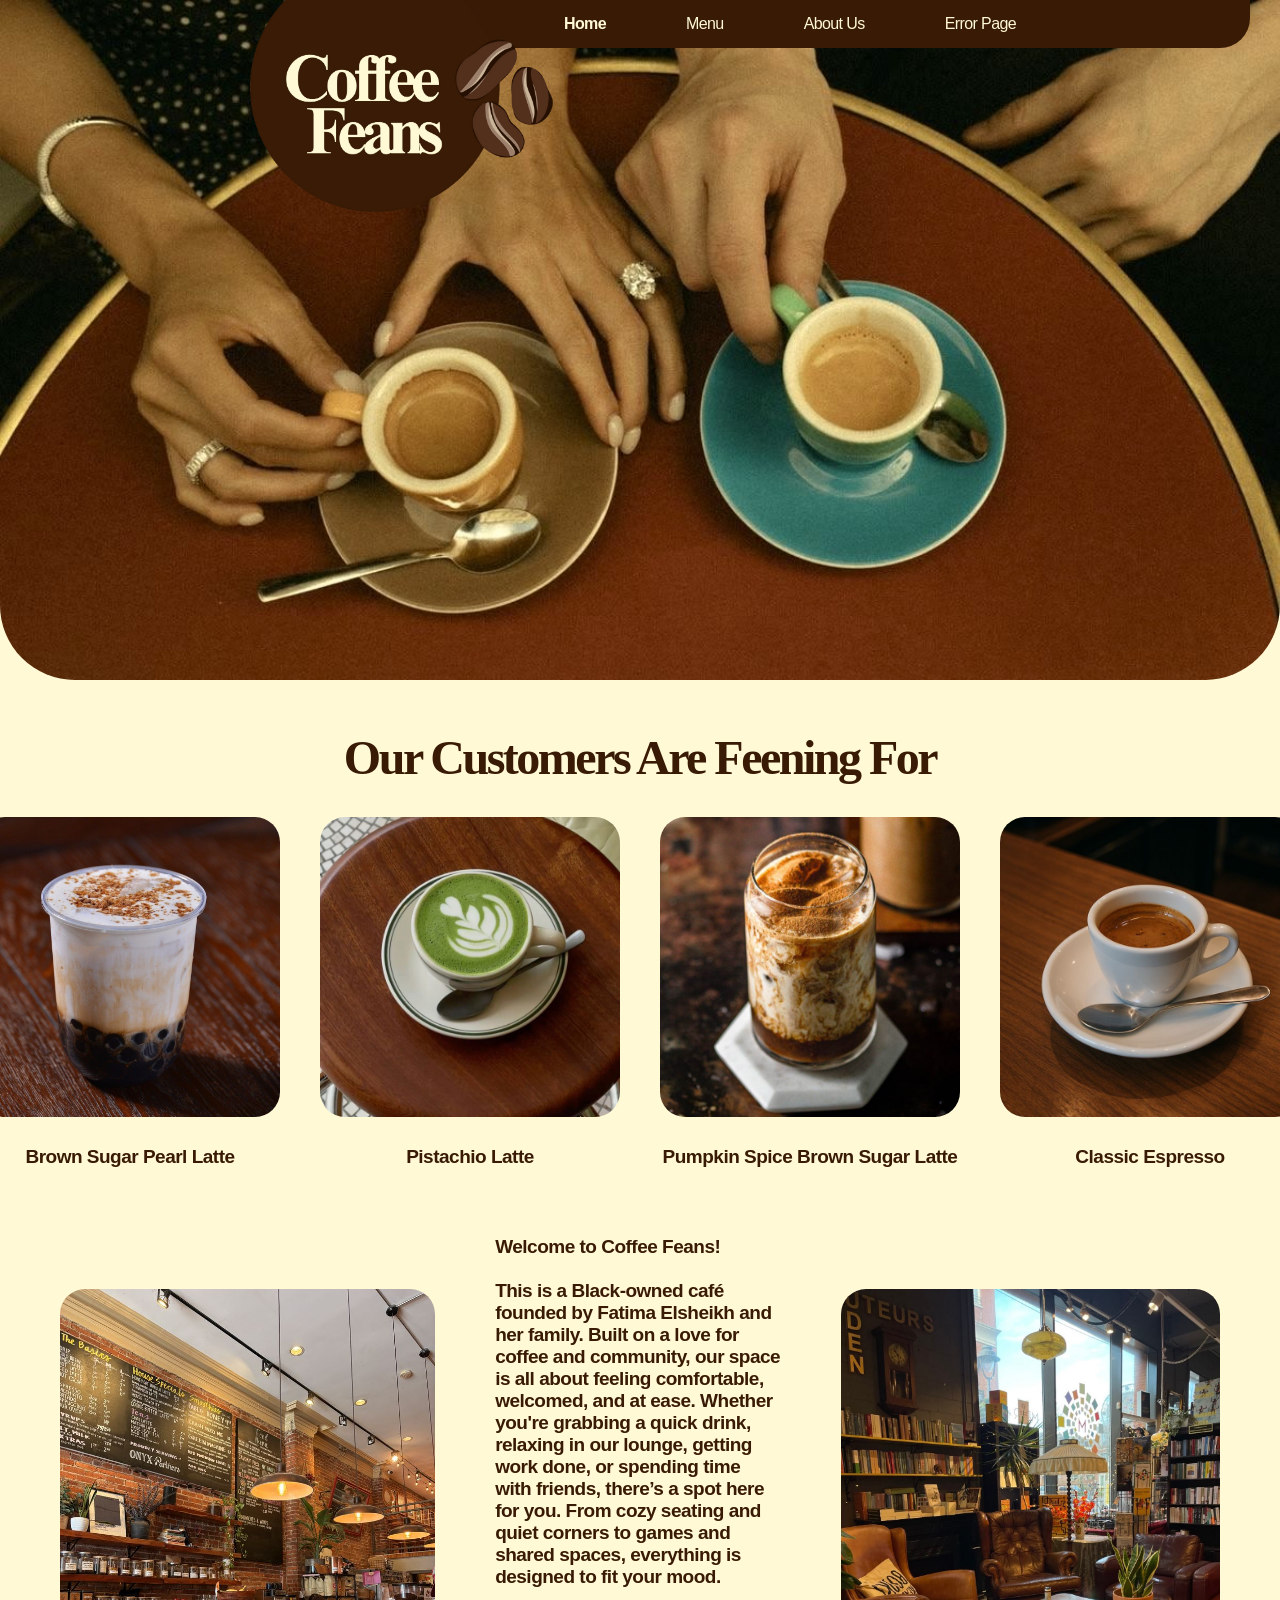
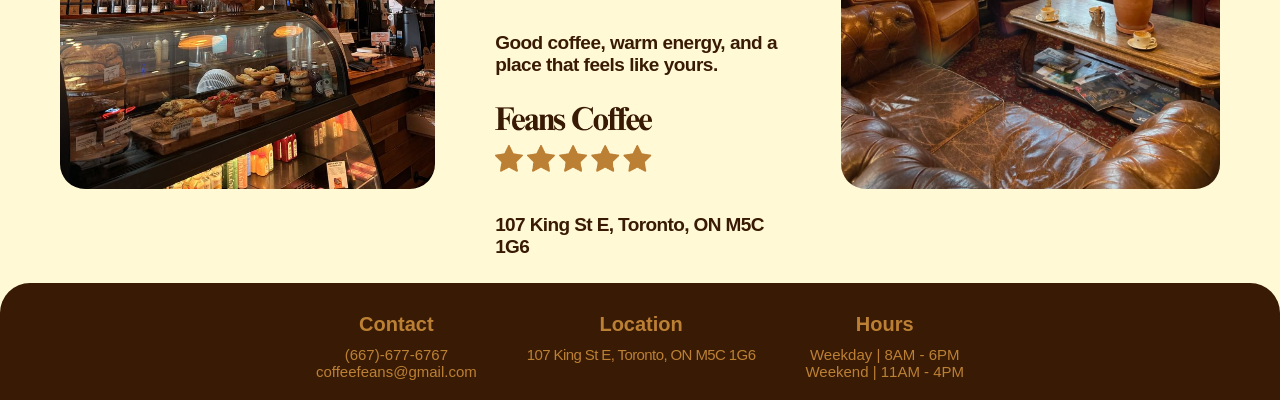
<file: index.html>
<!DOCTYPE html>
<html lang="en">
	<head>
		<title>Coffee Feans</title>
		<meta charset = "utf-8">
		<meta name="viewport" content="width=device-width, initial-scale=1">
		<link rel="stylesheet" type = "text/css" href = "webstyle.css">
		<link rel="icon" href="favicon.png" type="image/png">
		<body>
			<img src="homepage-photo.jpg" alt="Homepage Photo" class="homephoto">
		</body>
		
	</head>
	<body>
		<nav>
			<ul>
				<li><a class="active" href="index.html">Home</a></li>
				<li><a href="menu.html">Menu</a></li>
				<li><a href="about.html">About Us</a></li>
				<li><a href="404.html">Error Page</a></li>
			</ul>
		</nav>

		<a href="index.html">
			<img src="coffee-feans-logo.png" alt="Logo" class="logo-photo">
		</a>

		<h1>Our Customers Are Feening For</h1>

		<div class="menu-container">
			<div class="home-menu-item">
				<a href="menu.html">
					<img src="bubble.jpg" alt="Bubble Tea Pearl Latte" class="home-menu-photo">
					<h4> Brown Sugar Pearl Latte</h4>
				</a>
			</div>
			<div class="home-menu-item">
				<a href="menu.html">
					<img src="latte.jpg" alt="Pistachio Latte" class="home-menu-photo">
					<h4> Pistachio Latte</h4>
				</a>
			</div>
			<div class="home-menu-item">
				<a href="menu.html">
					<img src="ice-latte.jpg" alt="Pumpkin Spice Brown Sugar Iced Latte" class="home-menu-photo">
					<h4> Pumpkin Spice Brown Sugar Latte</h4>
				</a>
			</div>
			<div class="home-menu-item">
				<a href="menu.html">
					<img src="espresso.jpg" alt="Classic Espresso" class="home-menu-photo">
					<h4> Classic Espresso</h4>
				</a>
			</div>	
		</div>

		<br>

		<div class="about-container">
			<div class="home-about-item">
				<img src="front-store.jpg" alt="Front Store" class="home-about-photo">
			</div>

			<div class="home-about-item">
				<h4> Welcome to <strong>Coffee Feans!</strong><br><br>

				This is a Black-owned café founded by Fatima Elsheikh and her family. Built on a love for coffee and community, our space is all about feeling comfortable, welcomed, and at ease.

				Whether you're grabbing a quick drink, relaxing in our lounge, getting work done, or spending time with friends, there’s a spot here for you. From cozy seating and quiet corners to games and shared spaces, everything is designed to fit your mood.
				<br><br><br>
				<strong>Good coffee, warm energy, and a place that feels like yours.</strong></h4>
				<img src="name-stars.png" alt="Logo and 5 Star Rating" class="rating-stars-photo">
				<h4><a href="https://maps.app.goo.gl/WXuZN6bQfszK57dS8" target="_blank">107 King St E, Toronto, ON M5C 1G6</a></h4>
			</div>



			<div class="home-about-item">
				<img src="nook-store.jpg" alt="Nook Area in Store" class="home-about-photo">
			</div>
		</div>

		<div class="footer">
			<ul>
				<li>
					<strong>Contact</strong>
					<ul>
						<li>(667)-677-6767<br>
						coffeefeans@gmail.com</li>
					</ul>
				</li>

				<li>
					<strong>Location</strong>
					<ul>
						<li><a href="https://maps.app.goo.gl/WXuZN6bQfszK57dS8" target="_blank">107 King St E, Toronto, ON M5C 1G6</a></li>
					</ul>
				</li>


				<li>
					<strong>Hours</strong>
					<ul>
						<li>Weekday | 8AM - 6PM
						<br>Weekend | 11AM - 4PM</li>
					</ul>
				</li>
			</ul>
		</div>	
	</body>
</html>
</file>
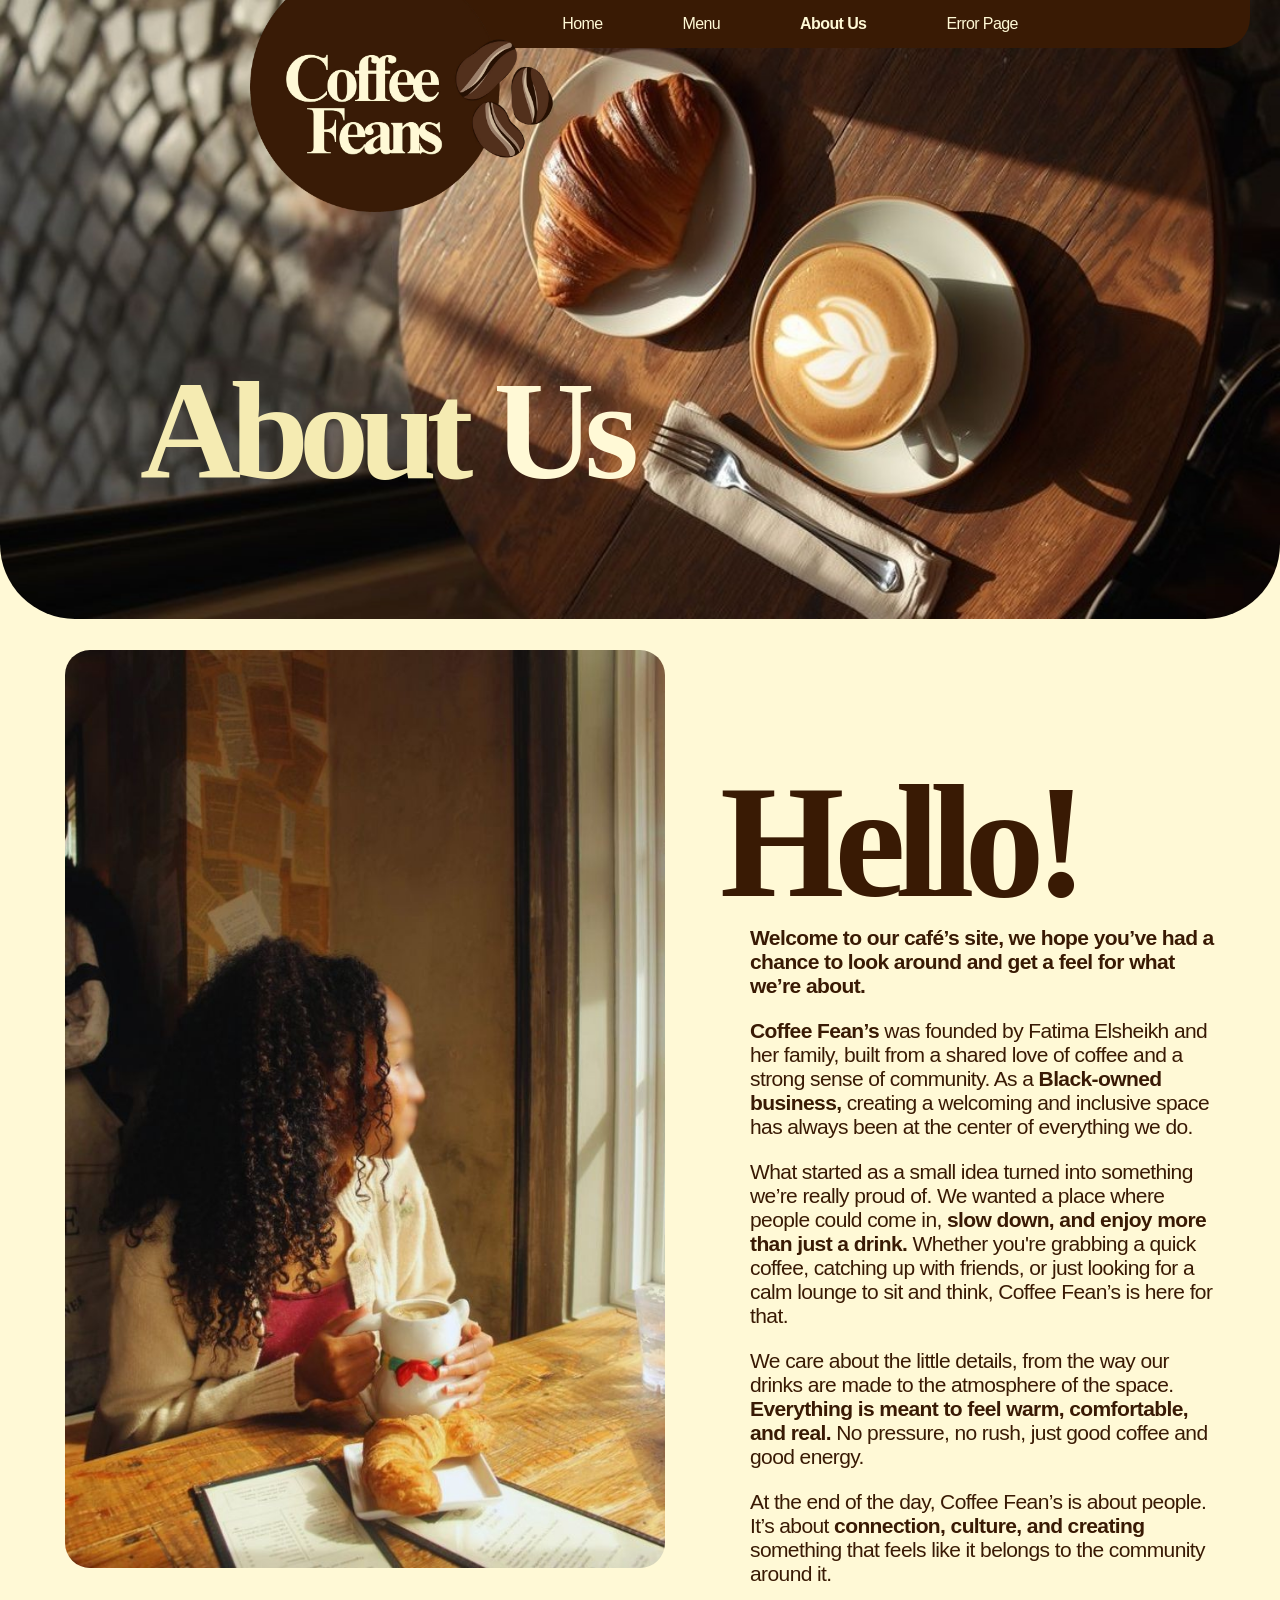
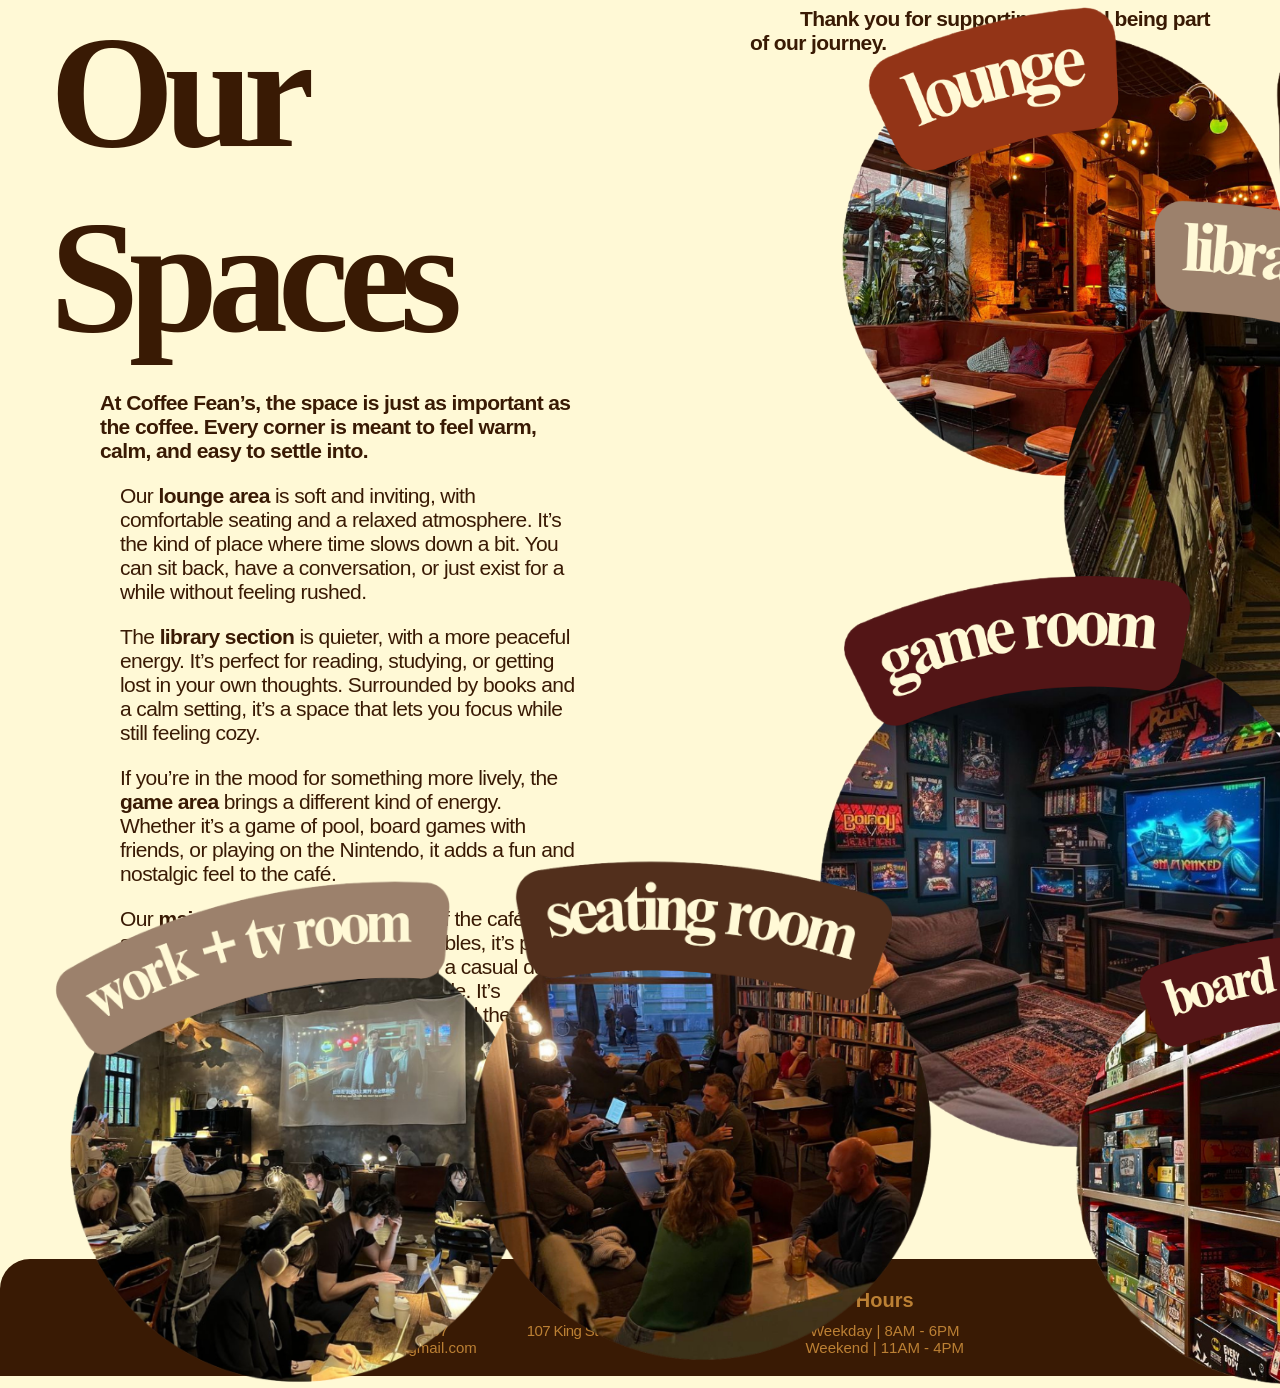
<file: about.html>
<!DOCTYPE html>
<html lang="en">
	<head>
		<title>About Us</title>
		<meta charset = "utf-8">
		<meta name="viewport" content="width=device-width, initial-scale=1">
		<link rel="stylesheet" type = "text/css" href = "webstyle.css">
		<body>
			<img src="about-us-photo.jpg" alt="Homepage Photo" class="homephoto">
		</body>
	</head>
	<body>
		<nav>
			<ul>
				<li><a href="index.html">Home</a></li>
				<li><a href="menu.html">Menu</a></li>
				<li><a class="active" href="about.html">About Us</a></li>
				<li><a href="404.html">Error Page</a></li>
			</ul>
		</nav>

		<a href="index.html">
			<img src="coffee-feans-logo.png" alt="Logo" class="logo-photo">
		</a>

		<div class="about-us-container">
			<div class="about-header">About</div>
			<div class="us-header">Us</div>
		</div>

		<img src="girl-photo.jpg" alt="Girl Photo" class="girl-photo">

		<div class="hello-container">
			<div class="hello-header">Hello!</div>
			<div class="hello-text">
			<p><strong>Welcome to our café’s site, we hope you’ve had a chance to look around and get a feel for what we’re about.</strong></p>

			<p><strong>Coffee Fean’s</strong> was founded by Fatima Elsheikh and her family, built from a shared love of coffee and a strong sense of community. As a <strong>Black-owned business,</strong> creating a welcoming and inclusive space has always been at the center of everything we do.</p>

			<p>What started as a small idea turned into something we’re really proud of. We wanted a place where people could come in, <strong>slow down, and enjoy more than just a drink.</strong> Whether you're grabbing a quick coffee, catching up with friends, or just looking for a calm lounge to sit and think, Coffee Fean’s is here for that.</p>

			<p>We care about the little details, from the way our drinks are made to the atmosphere of the space. <strong>Everything is meant to feel warm, comfortable, and real.</strong> No pressure, no rush, just good coffee and good energy.</p>

			<p>At the end of the day, Coffee Fean’s is about people. It’s about <strong>connection, culture, and creating</strong> something that feels like it belongs to the community around it.</p>

            <p style="text-indent: 50px;"><strong>Thank you for supporting us and being part of our journey.</strong></p>
          </div>
		</div>


		<img src="spaces-right-photos.png" alt="Our spaces" class="spaces-right-photos">
		
		<div class="space-container">
			<div class="space-header">Our Spaces</div>
			<div class="space-text">
			<p><strong>At Coffee Fean’s, the space is just as important as the coffee. Every corner is meant to feel warm, calm, and easy to settle into.</strong></p>

			<p style="margin-left: 70px;">Our <strong>lounge area</strong> is soft and inviting, with comfortable seating and a relaxed atmosphere. It’s the kind of place where time slows down a bit. You can sit back, have a conversation, or just exist for a while without feeling rushed.</p>

			<p style="margin-left: 70px;">The <strong>library section</strong> is quieter, with a more peaceful energy. It’s perfect for reading, studying, or getting lost in your own thoughts. Surrounded by books and a calm setting, it’s a space that lets you focus while still feeling cozy.</p>

			<p style="margin-left: 70px;">If you’re in the mood for something more lively, the <strong>game area</strong> brings a different kind of energy. Whether it’s a game of pool, board games with friends, or playing on the Nintendo, it adds a fun and nostalgic feel to the café.</p>

			<p style="margin-left: 70px;">Our <strong>main seating area</strong> is the heart of the café. With soft lighting and cozy 2 to 4 person tables, it’s perfect for catching up with friends, going on a casual date, or just sitting with your coffee for a while. It’s comfortable without feeling crowded, and there’s always a spot that feels just right.</p>

			<p style="margin-left: 70px;">We also have a <strong>TV and work section</strong> for when you want a different kind of vibe. You can sit back and watch something in a relaxed setting, or bring your laptop and get work done without feeling out of place. It’s a space that balances focus and comfort, so you can stay productive while still enjoying the atmosphere.</p>

            <p style="margin-left: 50px;"><strong>Every part of Coffee Fean’s was created with intention. It’s a place where you can choose your mood, find your corner, and feel at home.</strong></p>
          </div>
		</div>

		<img src="spaces-bottom-photos.png" alt="Our spaces" class="spaces-bottom-photos">


		<div class="footerabout">
			<ul>
				<li>
					<strong>Contact</strong>
					<ul>
						<li>(667)-677-6767<br>
						coffeefeans@gmail.com</li>
					</ul>
				</li>

				<li>
					<strong>Location</strong>
					<ul>
						<li><a href="https://maps.app.goo.gl/WXuZN6bQfszK57dS8" target="_blank">107 King St E, Toronto, ON M5C 1G6</a></li>
					</ul>
				</li>


				<li>
					<strong>Hours</strong>
					<ul>
						<li>Weekday | 8AM - 6PM
						<br>Weekend | 11AM - 4PM</li>
					</ul>
				</li>
			</ul>
		</div>	

	</body>
</file>
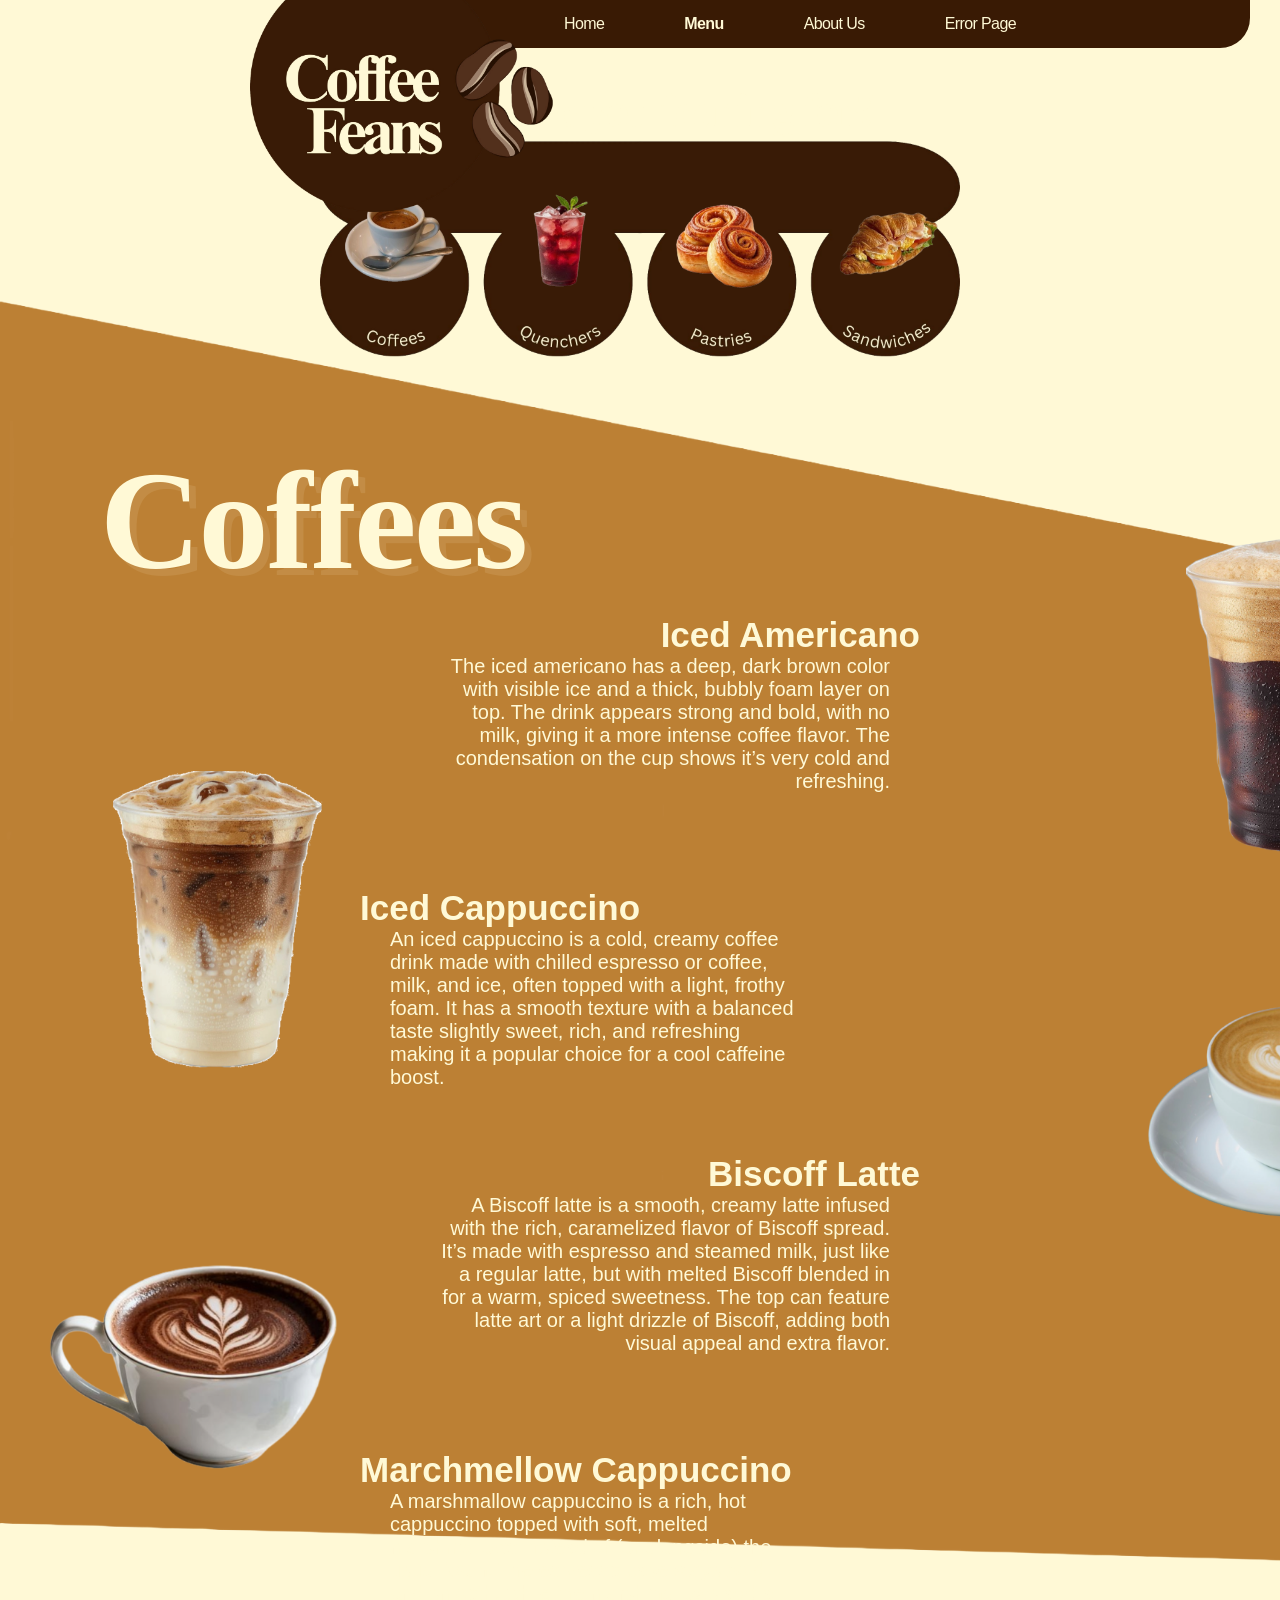
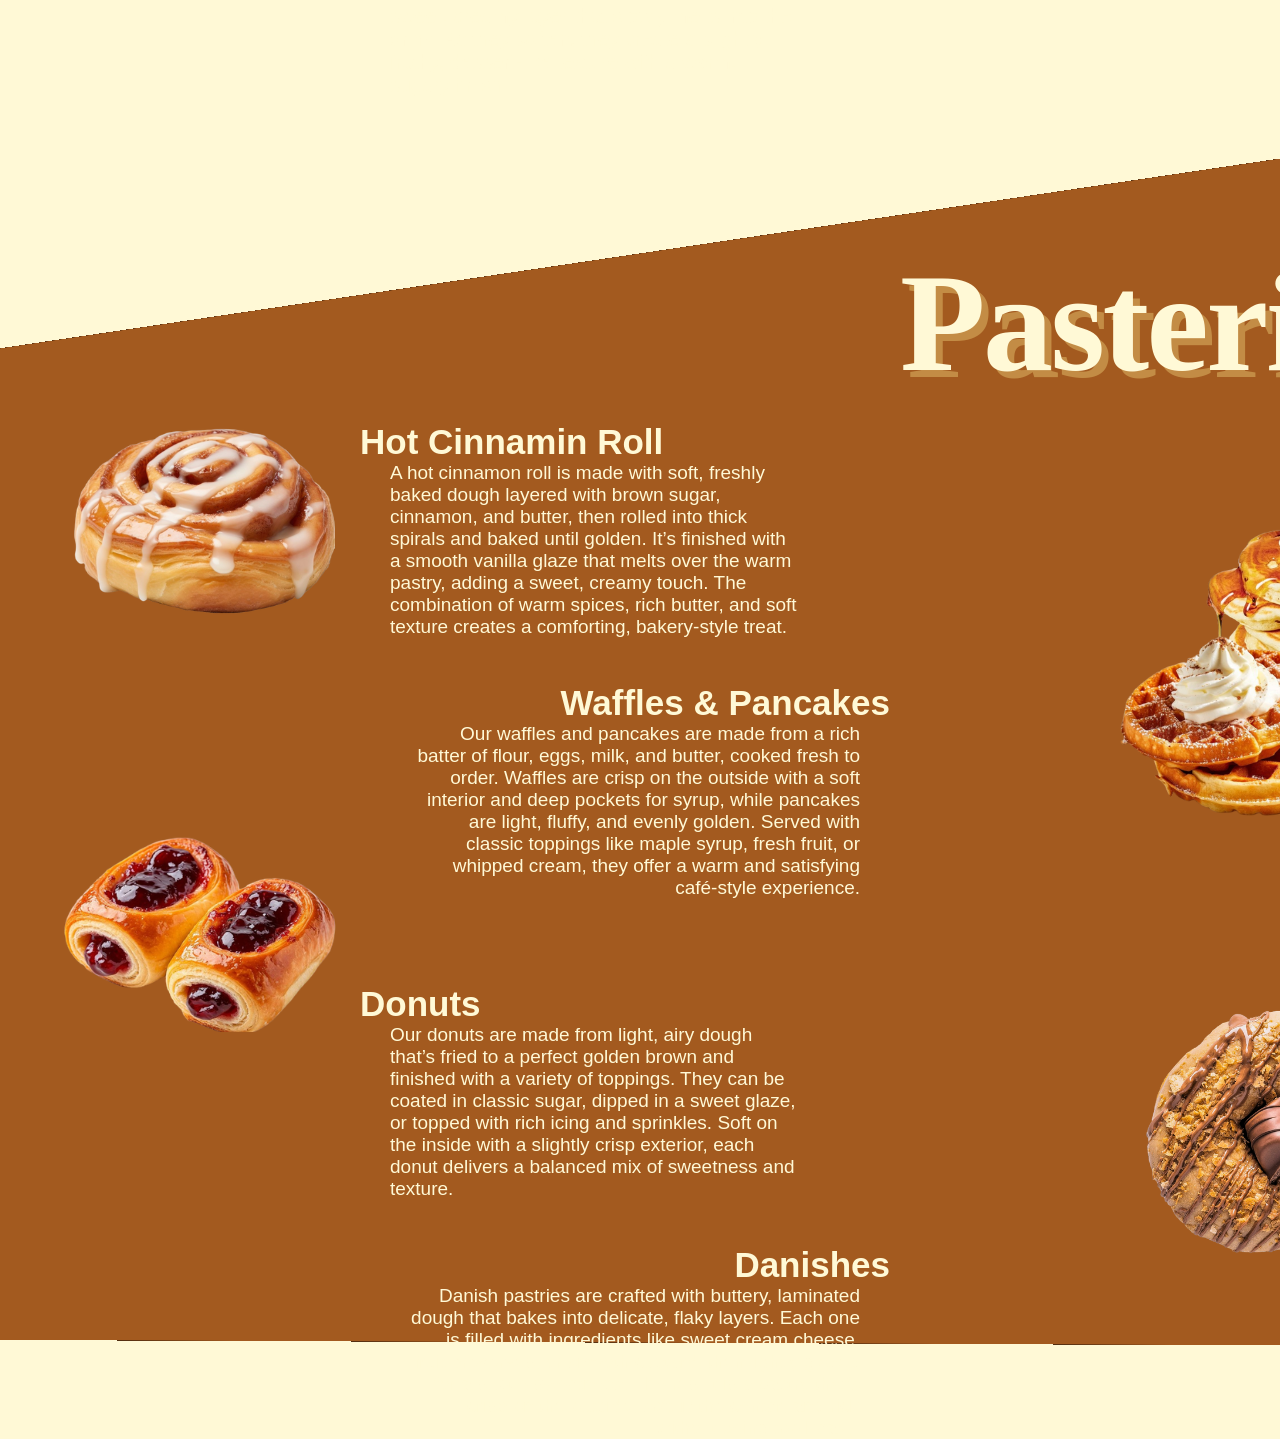
<file: menu.html>
<!DOCTYPE html>
<html lang="en">
	<head>
		<title>Menu</title>
		<meta charset = "utf-8">
		<meta name="viewport" content="width=device-width, initial-scale=1">
		<link rel="stylesheet" type = "text/css" href = "webstyle.css">
	</head>
	<body>
		<nav>
			<ul>
				<li><a href="index.html">Home</a></li>
				<li><a class="active" href="menu.html">Menu</a></li>
				<li><a href="about.html">About Us</a></li>
				<li><a href="404.html">Error Page</a></li>
			</ul>
		</nav>

		<a href="index.html">
			<img src="coffee-feans-logo.png" alt="Logo" class="logo-photo">
		</a>

		
			<div class="category-container">
				<img src="menu-categories.png" alt="What are you feening for?" class="category-photo">
				<img src="menu-item-categories.png" alt="What are you feening for? (items)" class="category-items-photo">
				<h3 class = "category-header">
					What are you feening for?
				</h3>
			</div>


			<div class="menu-items-container">	
				<img src="background-triangle.png" alt="What are you feening for? (items)" class="coffee-background-triangle">

				<h3 class="coffee-menu-header">
					Coffees
				</h3>

				<div class="coffee-right-section">
					<ul>
						Iced Americano
						<li>
							The iced americano has a deep, dark brown color with visible ice and a thick, bubbly foam layer on top. The drink appears strong and bold, with no milk, giving it a more intense coffee flavor. The condensation on the cup shows it’s very cold and refreshing.
						</li>
					</ul>
				</div>
				<div class="coffee-left-section">
					<ul>
						Iced Cappuccino
						<li>
							An iced cappuccino is a cold, creamy coffee drink made with chilled espresso or coffee, milk, and ice, often topped with a light, frothy foam. It has a smooth texture with a balanced taste slightly sweet, rich, and refreshing making it a popular choice for a cool caffeine boost.
						</li>
					</ul>
				</div>

				<div class="coffee-section-2">
					<div class="coffee-right-section">
						<ul>
							Biscoff Latte
							<li>
								A Biscoff latte is a smooth, creamy latte infused with the rich, caramelized flavor of Biscoff spread. It’s made with espresso and steamed milk, just like a regular latte, but with melted Biscoff blended in for a warm, spiced sweetness. The top can feature latte art or a light drizzle of Biscoff, adding both visual appeal and extra flavor.
							</li>
						</ul>
					</div>
					<div class="coffee-left-section">
						<ul>
							Marchmellow Cappuccino
							<li>
								A marshmallow cappuccino is a rich, hot cappuccino topped with soft, melted marshmallows instead of (or alongside) the usual foam. The espresso base stays bold and smooth, while the marshmallows add a sweet, creamy layer that slowly melts into the drink. As they soften, they create a slightly frothy, dessert-like texture with a warm, sugary finish.
							</li>
						</ul>
					</div>
				</div>

				<div class="pastery-items-container">
					<img src="pastery-background-triangle.png" alt="pastery background image + items" class="pastery-background-triangle">

					<h3 class="pastery-menu-header">
						Pasteries
					</h3>
					<div class="pastery-section-1">

						<div class="pastery-left-section">
							<ul>
								Hot Cinnamin Roll
								<li>
									A hot cinnamon roll is made with soft, freshly baked dough layered with brown sugar, cinnamon, and butter, then rolled into thick spirals and baked until golden. It’s finished with a smooth vanilla glaze that melts over the warm pastry, adding a sweet, creamy touch. The combination of warm spices, rich butter, and soft texture creates a comforting, bakery-style treat.
								</li>
							</ul>
						</div>

						<div class="pastery-right-section">
							<ul>
								Waffles & Pancakes
								<li>
									Our waffles and pancakes are made from a rich batter of flour, eggs, milk, and butter, cooked fresh to order. Waffles are crisp on the outside with a soft interior and deep pockets for syrup, while pancakes are light, fluffy, and evenly golden. Served with classic toppings like maple syrup, fresh fruit, or whipped cream, they offer a warm and satisfying café-style experience.
								</li>
							</ul>
						</div>
					</div>

					<div class="pastery-section-2">
						
						<div class="pastery-left-section">
							<ul>
								Donuts
								<li>
									Our donuts are made from light, airy dough that’s fried to a perfect golden brown and finished with a variety of toppings. They can be coated in classic sugar, dipped in a sweet glaze, or topped with rich icing and sprinkles. Soft on the inside with a slightly crisp exterior, each donut delivers a balanced mix of sweetness and texture.
								</li>
							</ul>
						</div>

						<div class="pastery-right-section">
							<ul>
								Danishes
								<li>
									Danish pastries are crafted with buttery, laminated dough that bakes into delicate, flaky layers. Each one is filled with ingredients like sweet cream cheese, fruit preserves, or smooth custard, then lightly glazed for a subtle sweetness. The result is a pastry that’s crisp on the outside, soft in the center, and rich without being too heavy.
								</li>
							</ul>
						</div>
					</div>

			</div>
				

			</div>




			
		</div>
	</body>
</file>
<file: webstyle.css>
body {
	background-color: #fff9d6;
	margin: 0;
	padding: 0;
}

.main-content {
	flex: 1;
}

.homephoto {
	height: auto;
	width: 100%;
	display: block;
	margin: 0;
	padding: 0;
	margin-top: 0px;
	margin-bottom: 50px;
	position: relative;
	background-position: center;
	background-repeat: no-repeat;
	background-size: cover;
	overflow: hidden;
	border-bottom-left-radius: 75px;
	border-bottom-right-radius: 75px;
	z-index: -2;
}

.logo-photo {
	height: 250px;
	width: auto;
	position: absolute;
	top: -38px;
	left: 250px;
	z-index: 5;
	background-position: center;
	background-repeat: no-repeat;
	background-size: cover;
	overflow: hidden;
}

.menu-container {
	display: flex;
	justify-content: center;
	align-items: center;
	gap: 40px;
}

.home-menu-photo {
	width: auto;
	height: 300px;
	border-radius: 25px;
}

.home-menu-item {
	text-align: center;
	list-style-type: none;
}


.about-container {
	display: flex;
	justify-content: center;
	overflow-wrap: break-word;
	align-items: center;
	font-size: 70px;

}

.home-about-photo {
	width: auto;
	height: 500px;
	border-radius: 25px;
	margin: 60px;
}

.rating-stars-photo {
	width: auto;
	height: 70px;
	align-items: center;
}

.home-about-item {
	text-align: left;
	list-style-type: none;
}

/*MENU PAGE*/

.category-container {
	display: flex;
	position: absolute;
	flex-direction: column;
	justify-content: center;
	align-items: center;
	top: 140px;
}

.category-photo {
	height: auto;
	width: 50%;
	z-index: 1;
}

.category-items-photo {
	height: auto;
	width: 46.5%;
	z-index: 2;
	margin-top: -215px;
}

.category-header {
	font-family: 'Times New Roman', serif;
	font-weight: bold;
	color: #fff9d6;
    z-index: 2;
	display: flex;
	justify-content: center;
	font-size: 48px;
	letter-spacing: -2.5px;
	margin-top: -260px;
}


.menu-items-container {
	display: flex-inline;
	position: absolute;
	top: 300px;
}

.pastery-items-container {
	position: relative;
	top: 400px;
}


/*MENU - COFFEES*/

.coffee-menu-header {
	font-family: 'Times New Roman', serif;
	font-weight: bold;
	color: #fff9d6;
	display: flex;
	justify-content: left;
	font-size: 140px;
	letter-spacing: -2.5px;
	text-shadow: 7px 7px #c38c45;
	position: absolute;
	left: 100px;
}

.coffee-background-triangle {
	height: 1280px;
	width: 1521px;
	z-index: 0;
	position: absolute;
}

.coffee-right-section {
	font-family: 'Helvetica', sans-serif;
	color: #fff9d6;
	position: relative;
	z-index: 1;
	text-align: right;
	margin-left: 760px;
	top: 280px;
	right: 360px;
	font-weight: bold;
}
	

.coffee-right-section ul {
	font-size: 35px;
	position: relative;
	text-align: right;
}

.coffee-right-section li {
	font-weight: normal;
	margin-right: 30px;
	font-size: 20px;
	position: relative;
	text-align: right;
	list-style-type: none;
}

.coffee-left-section {
	font-family: 'Helvetica', sans-serif;
	color: #fff9d6;
	position: relative;
	z-index: 1;
	text-align: left;
	font-weight: bold;
	top: 340px;
	left: 320px;
	margin-right: 800px;
}

.coffee-left-section ul {
	font-size: 35px;
	position: relative;
	text-align: left;
}

.coffee-left-section li {
	font-weight: normal;
	font-size: 20px;
	position: relative;
	text-align: left;
	list-style-type: none;
	margin-left: 30px ;
}

.coffee-section-2 {
	position: relative;
	top: 90px;
}

/*MENU - PASTERIES*/

.pastery-menu-header {
	font-family: 'Times New Roman', serif;
	font-weight: bold;
	color: #fff9d6;
	display: flex;
	justify-content: right;
	font-size: 140px;
	letter-spacing: -2.5px;
	text-shadow: 7px 7px #c38c45;
	position: absolute;
	left: 900px;
}

.pastery-background-triangle {
	height: 1280px;
	width: 1521px;
	z-index: 0;
	position: absolute;
}

.pastery-items {
	height: 1280px;
	width: 1521px;
	z-index: 0;
	position: absolute;
}

.pastery-right-section {
	font-family: 'Helvetica', sans-serif;
	color: #fff9d6;
	position: relative;
	z-index: 1;
	text-align: right;
	margin-left: 760px;
	top: 300px;
	right: 390px;
	font-weight: bold;
}
	

.pastery-right-section ul {
	font-size: 35px;
	position: relative;
	text-align: right;

}

.pastery-right-section li {
	font-weight: normal;
	margin-right: 30px;
	font-size: 19px;
	position: relative;
	text-align: right;
	list-style-type: none;
}

.pastery-left-section {
	font-family: 'Helvetica', sans-serif;
	color: #fff9d6;
	position: relative;
	z-index: 1;
	text-align: left;
	font-weight: bold;
	top: 290px;
	left: 320px;
	margin-right: 800px;
}

.pastery-left-section ul {
	font-size: 35px;
	position: relative;
	text-align: left;
}

.pastery-left-section li {
	font-weight: normal;
	font-size: 19px;
	position: relative;
	text-align: left;
	list-style-type: none;
	margin-left: 30px ;
}

.pastery-section-2 {
	position: relative;
	top: 90px;
}

.pastery-section-1 {
	position: relative;
	top: 30px;
}

/*ABOUT US PAGE*/

.about-us-container {
	display: flex;
	position: absolute;
	gap: 30px;
	top:  350px;
	left: 140px;
	font-size: 140px;
	font-family: 'Times New Roman', serif;
	font-weight: bold;
	letter-spacing: -10px;
}

.about-header {
	color: #f5ebb2;
	display: inline-block;
}

.us-header {
	color: #fff9d6;
	display: inline-block;
}

.girl-photo {
	width: 600px;
	height: auto;
	position: absolute;
	z-index: 4;
	top: 650px;
	left: 65px;
	border-radius: 25px;
}

.hello-container {
	position: absolute;
	top: 750px;
	left: 720px;
	color: #391a04;
	text-align: left;
	margin-right: 55px;
}

.hello-header {
	font-size: 160px;
	font-family: 'Times New Roman', serif;
	font-weight: bold;
	letter-spacing: -10px;
	margin-bottom: -30px;
}

.hello-text p {
	font-size: 21px;
	font-family: 'Hervetica', sans-serif;
	letter-spacing: -.6px;
	margin-left: 30px;
}

.spaces-right-photos {
	width: 700px;
	height: auto;
	position: absolute;
	z-index: 4;
	left: 820px;
	top: 1500px;
}

.spaces-bottom-photos {
	width: 900px;
	height: auto;
	position: absolute;
	z-index: 4;
	top: 2450px;
	left: 50px;
}

.space-container {
	position: absolute;
	color: #391a04;
	text-align: left;
	top: 1600px;
	right: 700px;
	left: 50px;
}

.space-header {
	font-size: 160px;
	font-family: 'Times New Roman', serif;
	font-weight: bold;
	letter-spacing: -10px;
}

.space-text p {
	font-size: 21px;
	font-family: 'Hervetica', sans-serif;
	letter-spacing: -.6px;
	margin-left: 50px;
}



/*ERROR PAGE*/

.error-container {
	position: relative;
	top: 240px;
}

err {
	font-size: 350px;
	font-weight: bold;
	font-family: 'Helvetica', sans-serif;
	color: #391a04;
	letter-spacing: -0.6px;
	display: flex;
	justify-content: center;
}

.error-donut {
	width: 400px;
	height: auto;
	position: absolute;

	z-index: 5;
	left: 580px;
	top: 130px;
}

.error-napkin {
	width: 300px;
	height: auto;
	position: absolute;

	z-index: 5;
	left: 1013px;
	top: 98px;
}

/*NAVIGATION*/

nav {
	width: 930px;
	height: 60px;
	margin-right: auto;
	margin-left: 320px;
	padding: 0;
	position: absolute;
	text-align: center;
	top: 0;
}

nav ul {
	list-style-type: none;
	margin: 0;
	padding: 0;
	background-color: #391a04;
	color: #fff9d6;
	overflow: hidden;
	display: flex;
	justify-content: center;
	width: 100%;
	border-bottom-left-radius: 30px;
	border-bottom-right-radius: 30px; 
}

nav ul li {
	float: left;
	padding: 15px;
	padding-right: 5px;
}

nav ul li a {
	width: 100px;
	padding: 30px;
	text-decoration: none;
	font-family: 'Helvetica', sans-serif;
	color: #fff9d6;
	letter-spacing: -0.6px;
}

nav ul li a:hover {
	color: #fff9d6;
}

nav ul a:hover:not(.active) {
	color: #fff9d6;
	text-shadow: 1px 0 0 currentColor;
}

nav ul li a.active {
	font-weight: bold;
	color: #fff9d6;
}


/*FOOTER*/
.footer {
    width: auto;
    background-color: #391a04;
    color: #bc8034;
    padding: 20px;
	border-top-left-radius: 30px;
	border-top-right-radius: 30px;
}

.footer ul {
    list-style-type: none;
    margin: 0;
    padding: 0;
    gap: 50px;
    display: flex;
    justify-content: center;
    margin-top: 10px;
}

.footer ul li {
    font-family: 'Helvetica', sans-serif;
    text-align: center;
    font-size: 20px;
}

.footer ul li ul {
    padding: 0;
    margin-top: 10px;
}

.footer ul li ul li {
    font-size: 15px;
    font-weight: normal;
}

.footer a {
	text-decoration: none;
	font-family: 'Helvetica', sans-serif;
	color: #bc8034;
	letter-spacing: -0.6px;
	font-size: 15px;
}

.footermenu {
    width: auto;
    background-color: #391a04;
    color: #bc8034;
    padding: 20px;
	border-top-left-radius: 30px;
	border-top-right-radius: 30px;
	position: relative;
	z-index: 4;
	margin-top: 200px;
}

.footermenu ul {
    list-style-type: none;
    margin: 0;
    padding: 0;
    gap: 50px;
    display: flex;
    justify-content: center;
    margin-top: 10px;
}

.footermenu ul li {
    font-family: 'Helvetica', sans-serif;
    text-align: center;
    font-size: 20px;
}

.footermenu ul li ul {
    padding: 0;
    margin-top: 10px;
}

.footermenu ul li ul li {
    font-size: 15px;
    font-weight: normal;
}

.footermenu a {
	text-decoration: none;
	font-family: 'Helvetica', sans-serif;
	color: #bc8034;
	letter-spacing: -0.6px;
	font-size: 15px;
}

.footerabout {
	position: relative;
    width: auto;
    background-color: #391a04;
    color: #bc8034;
    padding: 20px;
	border-top-left-radius: 30px;
	border-top-right-radius: 30px;
	top: 2190px;
}

.footerabout ul {
    list-style-type: none;
    margin: 0;
    padding: 0;
    gap: 50px;
    display: flex;
    justify-content: center;
    margin-top: 10px;
}

.footerabout ul li {
    font-family: 'Helvetica', sans-serif;
    text-align: center;
    font-size: 20px;
}

.footerabout ul li ul {
    padding: 0;
    margin-top: 10px;
}

.footerabout ul li ul li {
    font-size: 15px;
    font-weight: normal;
}

.footerabout a {
	text-decoration: none;
	font-family: 'Helvetica', sans-serif;
	color: #bc8034;
	letter-spacing: -0.6px;
	font-size: 15px;
}



h1 {
	font-family: 'Times New Roman', serif;
	font-weight: bold;
	color: #391a04;
	display: flex;
	justify-content: center;
	text-align: center;
	font-size: 48px;
	letter-spacing: -2.5px;
}

h4 {
	font-family: 'Helvetica', sans-serif;
	color: #391a04;
	font-size: 19px;
	letter-spacing: -.5px;
}



a {
	width: 100px;
	text-decoration: none;
	font-family: 'Helvetica', sans-serif;
	color: #391a04;
	letter-spacing: -0.6px;	
}
</file>
